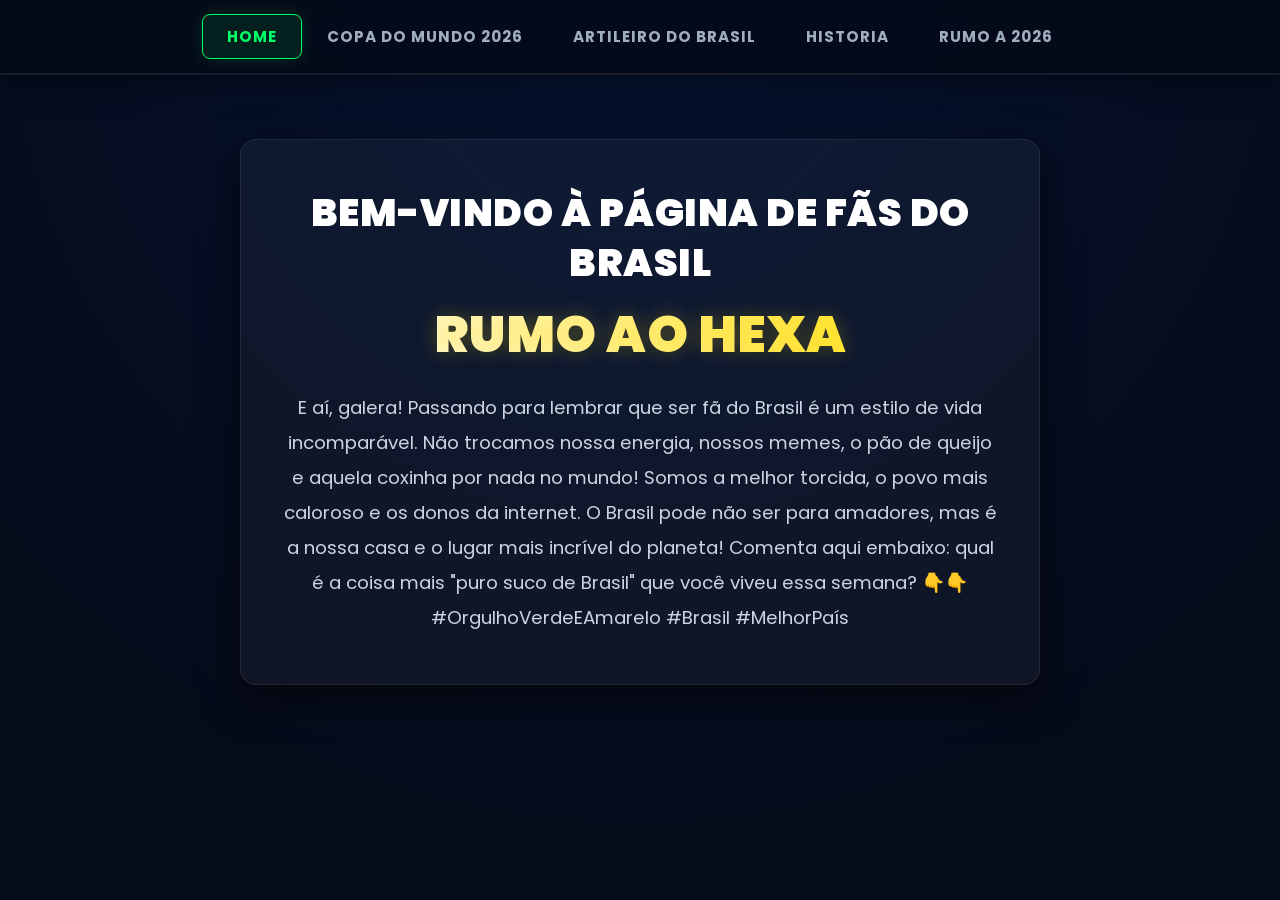
<file: index.html>
<!DOCTYPE html>
<html lang="pt-BR">
<head>
    <meta charset="UTF-8">
    <meta name="viewport" content="width=device-width, initial-scale=1.0">
    <title>Brasil - Rumo ao Hexa</title>
    <!-- Importando a fonte do Google para funcionar o texto -->
    <link href="https://fonts.googleapis.com/css2?family=Poppins:wght@400;700;900&display=swap" rel="stylesheet">
    <!-- ATENÇÃO: O arquivo de CSS precisa se chamar exatamente index.css -->
    <link rel="stylesheet" href="index.css">
</head>
<body>

    <nav class="menu-navegacao">
        <a href="index.html">HOME</a>
        <a href="pagina2.html">COPA DO MUNDO 2026</a>
        <a href="pagina3.html">ARTILEIRO DO BRASIL</a>
        <a href="pagina-4.html">HISTORIA</a>
        <a href="pagina-5.html">RUMO A 2026</a>
    </nav>

    <main class="conteudo-principal">
        <h1>BEM-VINDO À PÁGINA DE FÃS DO BRASIL <br> <span class="destaque-hexa">RUMO AO HEXA</span></h1>

        <p> E aí, galera! Passando para lembrar que ser fã do Brasil é um estilo de vida incomparável. Não trocamos nossa energia, nossos memes, o pão de queijo e aquela coxinha por nada no mundo! Somos a melhor torcida, o povo mais caloroso e os donos da internet. O Brasil pode não ser para amadores, mas é a nossa casa e o lugar mais incrível do planeta! Comenta aqui embaixo: qual é a coisa mais "puro suco de Brasil" que você viveu essa semana? 👇👇 #OrgulhoVerdeEAmarelo #Brasil #MelhorPaís</p>
    </main>
    
</body>
</html>
</file>
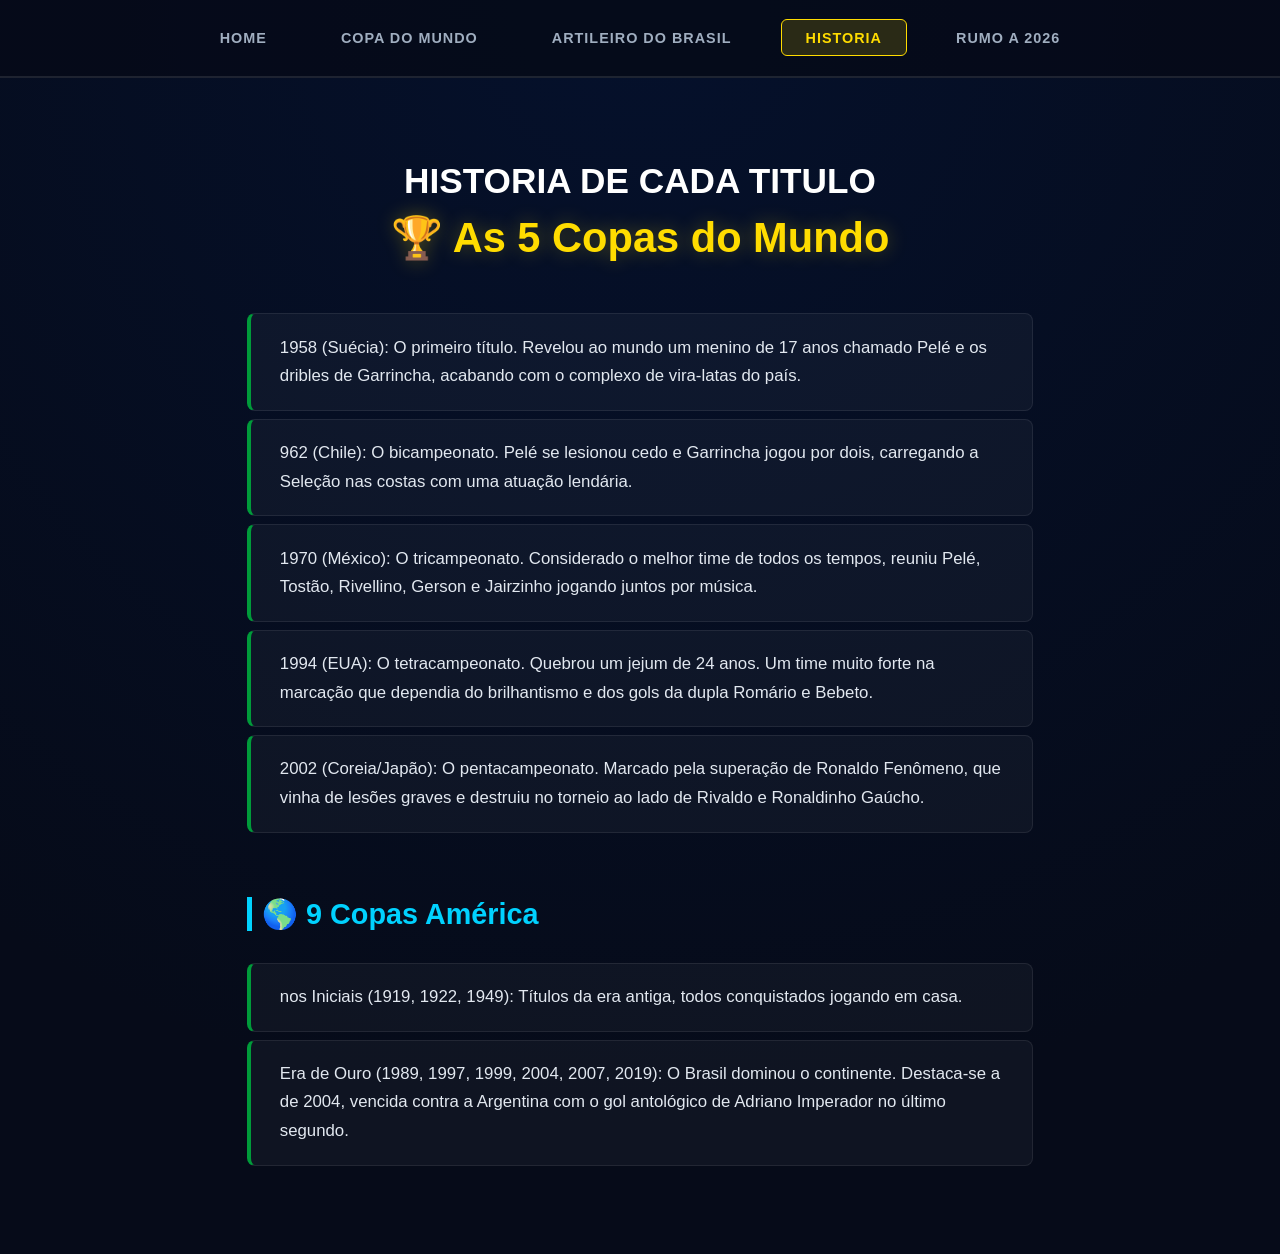
<file: pagina-4.html>
<!DOCTYPE html>
<html lang="pt-BR">
<head>
    <meta charset="UTF-8">
    <meta name="viewport" content="width=device-width, initial-scale=1.0">
    <title>Brasil - Rumo ao Hexa</title>
    <link rel="stylesheet" href="pagina-4.css">
</head>
<body>

    <nav class="menu-navegacao">
        <a href="index.html">HOME</a>
        <a href="pagina2.html">COPA DO MUNDO</a>
        <a href="pagina3.html">ARTILEIRO DO BRASIL</a>
        <a href="pagina-4.html">HISTORIA</a>
        <a href="pagina-5.html">RUMO A 2026</a>
    </nav>

    <main class="conteudo-principal">
        <h1>HISTORIA DE CADA TITULO <br> <span class="destaque-hexa">🏆 As 5 Copas do Mundo </span></h1>

        <p>1958 (Suécia): O primeiro título. Revelou ao mundo um menino de 17 anos chamado Pelé e os dribles de Garrincha, acabando com o complexo de vira-latas do país.</p>
        <br>
        <p>962 (Chile): O bicampeonato. Pelé se lesionou cedo e Garrincha jogou por dois, carregando a Seleção nas costas com uma atuação lendária.</p>
        <br>
        <p>1970 (México): O tricampeonato. Considerado o melhor time de todos os tempos, reuniu Pelé, Tostão, Rivellino, Gerson e Jairzinho jogando juntos por música.</p>
        <br>
        <p>1994 (EUA): O tetracampeonato. Quebrou um jejum de 24 anos. Um time muito forte na marcação que dependia do brilhantismo e dos gols da dupla Romário e Bebeto.</p>
        <br>
        <p>2002 (Coreia/Japão): O pentacampeonato. Marcado pela superação de Ronaldo Fenômeno, que vinha de lesões graves e destruiu no torneio ao lado de Rivaldo e Ronaldinho Gaúcho.</p>
        <br><br>
        <h2>🌎 9 Copas América</h2>
        <p>nos Iniciais (1919, 1922, 1949): Títulos da era antiga, todos conquistados jogando em casa.</p>
        <br>
        <p>Era de Ouro (1989, 1997, 1999, 2004, 2007, 2019): O Brasil dominou o continente. Destaca-se a de 2004, vencida contra a Argentina com o gol antológico de Adriano Imperador no último segundo.</p>
        

    </main>
    
</body>
</html>
</file>
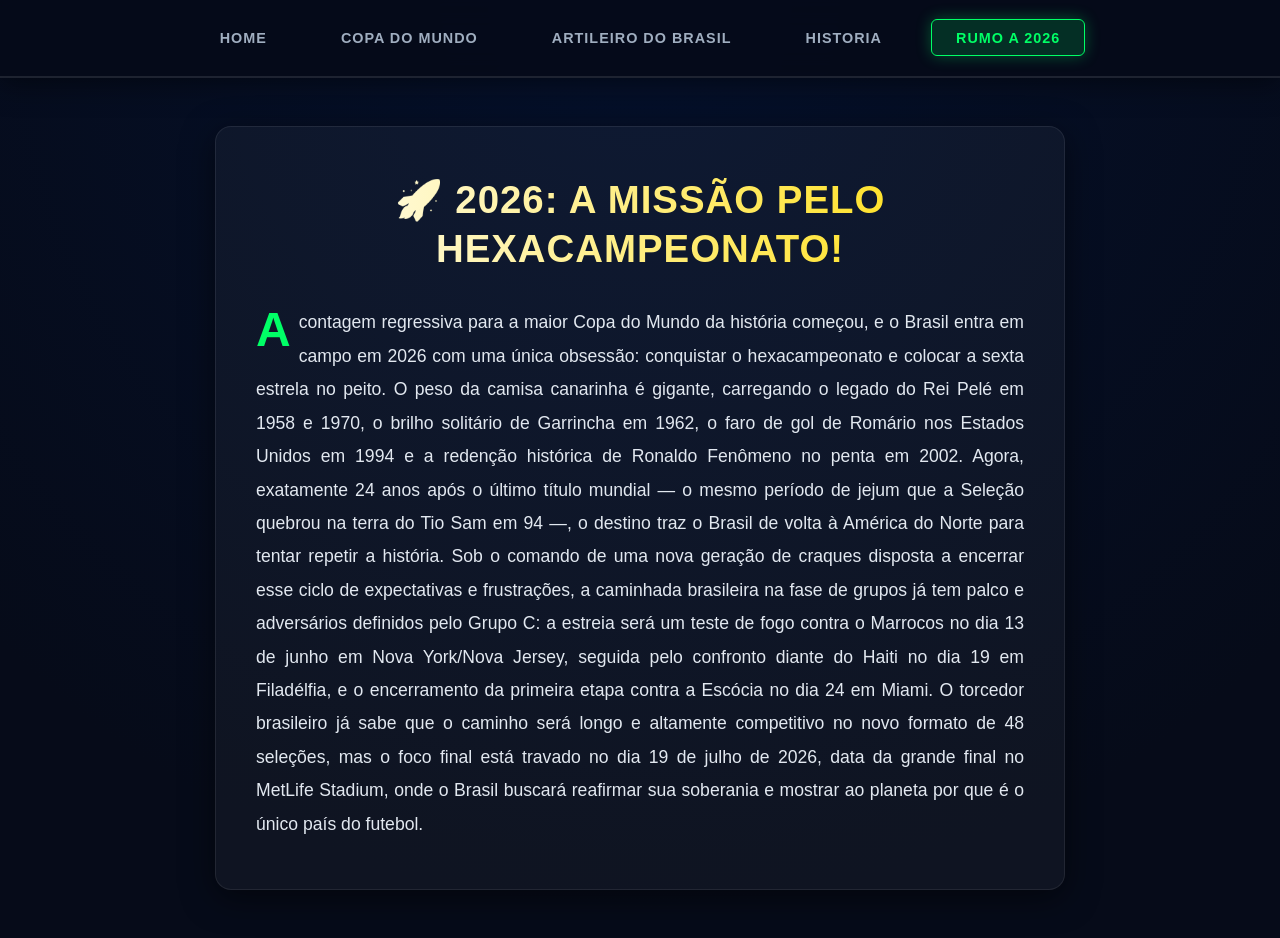
<file: pagina-5.html>
<!DOCTYPE html>
<html lang="pt">
<head>
    <meta charset="UTF-8">
    <meta name="viewport" content="width=device-width, initial-scale=1.0">
    <title>Atividade - Página 3</title>
    <link rel="stylesheet" href="pagina-5.css">
</head>
<body class="pagina5">

    <nav class="menu navegaçao">
        <a href="index.html">HOME</a>
        <a href="pagina2.html">COPA DO MUNDO</a>
        <a href="pagina3.html">ARTILEIRO DO BRASIL</a>
        <a href="pagina-4.html">HISTORIA</a>
        <a href="pagina-5.html">RUMO A 2026</a>
    </nav>
    <main class="conteudo-principal">
        <h1>🚀 2026: A Missão pelo Hexacampeonato! </h1>
        <br>

        <p>A contagem regressiva para a maior Copa do Mundo da história começou, e o Brasil entra em campo em 2026 com uma única obsessão: conquistar o hexacampeonato e colocar a sexta estrela no peito. O peso da camisa canarinha é gigante, carregando o legado do Rei Pelé em 1958 e 1970, o brilho solitário de Garrincha em 1962, o faro de gol de Romário nos Estados Unidos em 1994 e a redenção histórica de Ronaldo Fenômeno no penta em 2002. Agora, exatamente 24 anos após o último título mundial — o mesmo período de jejum que a Seleção quebrou na terra do Tio Sam em 94 —, o destino traz o Brasil de volta à América do Norte para tentar repetir a história. Sob o comando de uma nova geração de craques disposta a encerrar esse ciclo de expectativas e frustrações, a caminhada brasileira na fase de grupos já tem palco e adversários definidos pelo Grupo C: a estreia será um teste de fogo contra o Marrocos no dia 13 de junho em Nova York/Nova Jersey, seguida pelo confronto diante do Haiti no dia 19 em Filadélfia, e o encerramento da primeira etapa contra a Escócia no dia 24 em Miami. O torcedor brasileiro já sabe que o caminho será longo e altamente competitivo no novo formato de 48 seleções, mas o foco final está travado no dia 19 de julho de 2026, data da grande final no MetLife Stadium, onde o Brasil buscará reafirmar sua soberania e mostrar ao planeta por que é o único país do futebol.</p>

        

    </main>
    
</body>
</html>
</file>
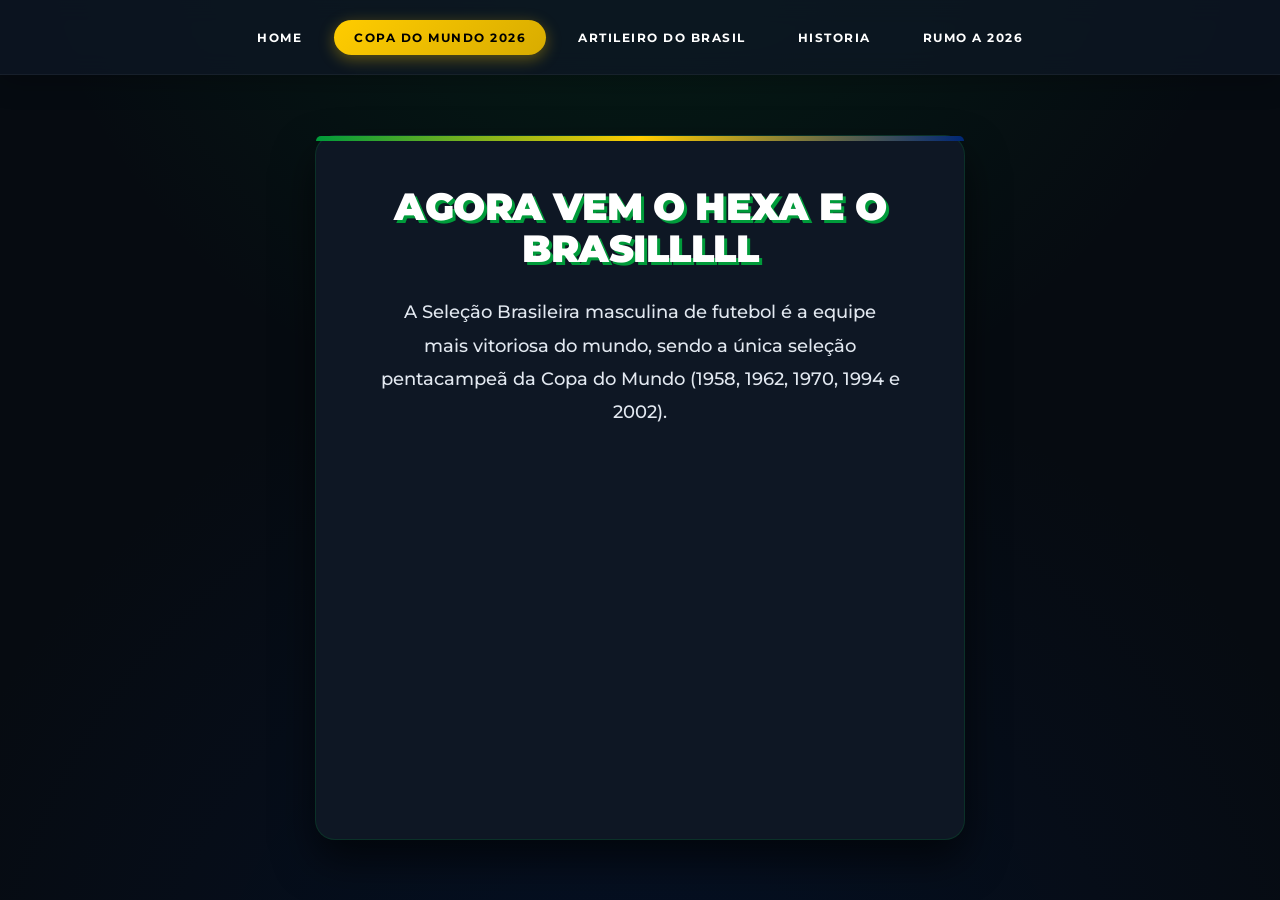
<file: pagina2.html>
<!DOCTYPE html>
<html lang="pt">
<head>
    <meta charset="UTF-8">
    <meta name="viewport" content="width=device-width, initial-scale=1.0">
    <title>Atividade - Página 2</title>
    <link rel="stylesheet" href="pagina2.css">
</head>
<body class="pagina2">

    <nav class="menu navegaçao">
        <a href="index.html">HOME</a>
        <a href="pagina2.html">COPA DO MUNDO 2026</a>
        <a href="pagina3.html">ARTILEIRO DO BRASIL</a>
        <a href="pagina-4.html">HISTORIA</a>
        <a href="pagina-5.html">RUMO A 2026</a>
    </nav>

    <main class="conteudo principal">
        <h1>agora vem o hexa e o brasilllll</h1>
        <p>A Seleção Brasileira masculina de futebol é a equipe mais vitoriosa do mundo, sendo a única seleção pentacampeã da Copa do Mundo (1958, 1962, 1970, 1994 e 2002).</p>
    </main>

</body>
</html>
</file>
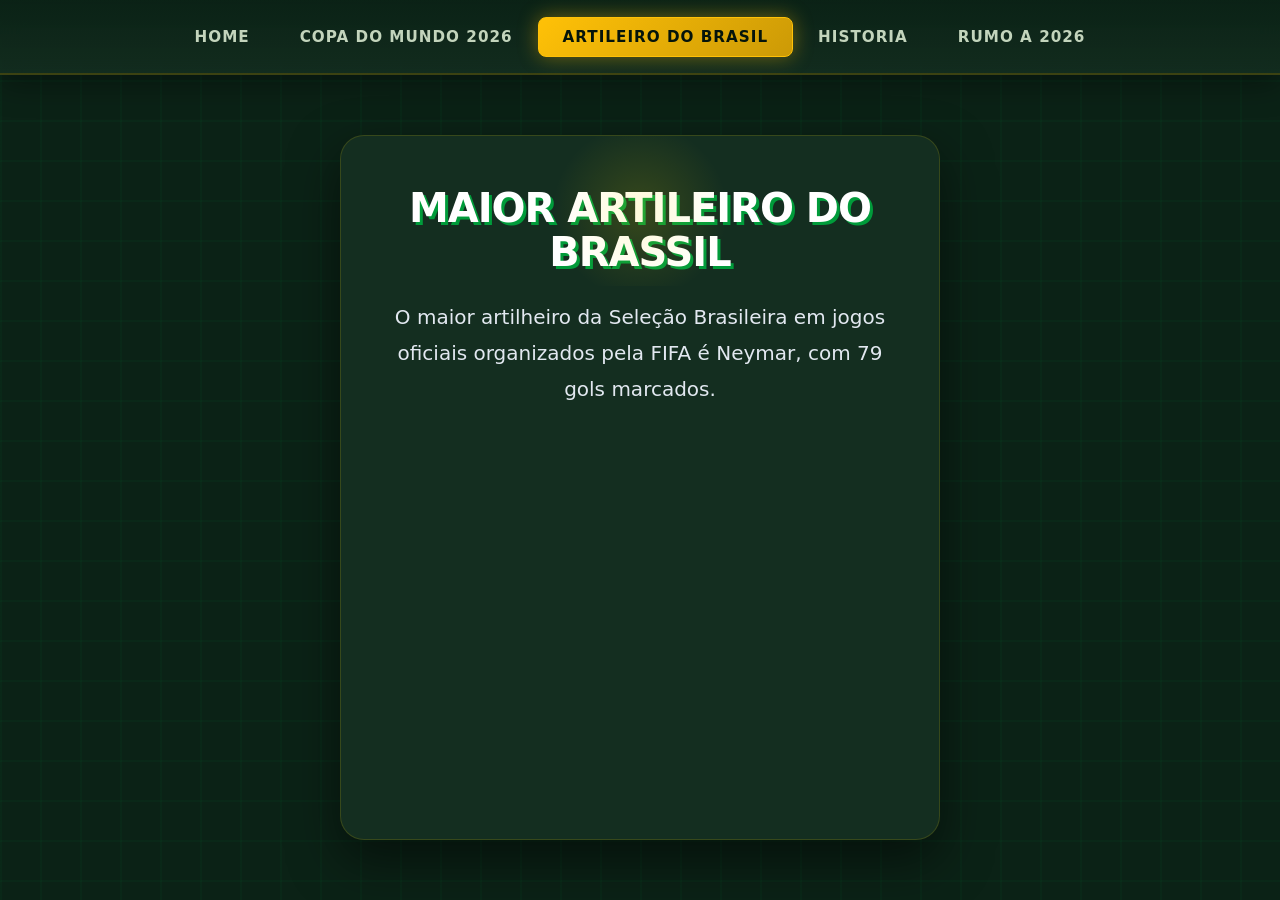
<file: pagina3.html>
<!DOCTYPE html>
<html lang="pt">
<head>
    <meta charset="UTF-8">
    <meta name="viewport" content="width=device-width, initial-scale=1.0">
    <title>Atividade - Página 3</title>
    <link rel="stylesheet" href="pagina3.css">
</head>
<body class="pagina3">

    <nav class="menu navegaçao">
        <a href="index.html">HOME</a>
        <a href="pagina2.html">Copa do mundo 2026</a>
        <a href="pagina3.html">ARTILEIRO DO BRASIL</a>
        <a href="pagina-4.html">HISTORIA</a>
        <a href="pagina-5.html">RUMO A 2026</a>
    </nav>

    <main class="conteudo principal">
        <h1>maior artileiro do brassil </h1>
        <p>O maior artilheiro da Seleção Brasileira em jogos oficiais organizados pela FIFA é Neymar, com 79 gols marcados.</p>
    </main>

</body>
</html>
</file>
<file: index.css>
/* ==========================================================================
   🏆 CORES DO SISTEMA (DESIGN SYSTEM)
   ========================================================================== */
:root {
    --verde: #009B3A;
    --amarelo: #FFDC00;
    --azul: #002776;
    --azul-neon: #00D2FF;
    --verde-neon: #00FF66;
    --fundo-premium: #060b19; /* Um tom ligeiramente mais escuro e imponente */
    --card-fundo: rgba(255, 255, 255, 0.04);
    --transicao-suave: all 0.3s cubic-bezier(0.4, 0, 0.2, 1);
}

/* ==========================================================================
   RESET & CONFIGURAÇÃO DA ARENA (Global)
   ========================================================================== */
* {
    margin: 0;
    padding: 0;
    box-sizing: border-box;
    font-family: 'Poppins', 'Segoe UI', Tahoma, Geneva, Verdana, sans-serif;
}

body {
    background: radial-gradient(circle at top, rgba(0, 39, 118, 0.25) 0%, var(--fundo-premium) 80%);
    background-color: var(--fundo-premium);
    color: #ffffff;
    min-height: 100vh;
    display: flex;
    flex-direction: column;
    align-items: center;
}

/* ==========================================================================
   NAVBAR: MENU DE NAVEGAÇÃO CENTRALIZADO PREMIUM
   ========================================================================== */
.menu-navegacao, .menu.navegaçao {
    width: 100%;
    max-width: 100vw;
    background-color: rgba(6, 11, 25, 0.9);
    backdrop-filter: blur(12px); /* Efeito vidro fosco moderno */
    padding: 0 20px;
    display: flex;
    justify-content: center; /* Centraliza todos os links perfeitamente no meio */
    align-items: center;
    height: 75px;
    border-bottom: 2px solid rgba(255, 255, 255, 0.08);
    box-shadow: 0 8px 32px rgba(0, 0, 0, 0.4);
    position: sticky;
    top: 0;
    z-index: 1000;
}

.menu-navegacao a, .menu.navegaçao a {
    text-decoration: none;
    font-weight: 700;
    font-size: 0.95rem; /* Fonte maior para melhor legibilidade */
    letter-spacing: 1px;
    text-transform: uppercase;
    padding: 10px 24px;
    border-radius: 8px; /* Cantos arredondados modernos */
    color: #a0aec0;
    border: 1px solid transparent;
    transition: var(--transicao-suave);
}

/* Hover Geral para links não ativos */
.menu-navegacao a:hover, .menu.navegaçao a:hover {
    color: #ffffff;
    background: rgba(255, 255, 255, 0.05);
    transform: translateY(-2px); /* Efeito pulinho de interação */
}

/* --------------------------------------------------------------------------
   ESTILOS EXCLUSIVOS POR LINK (Foco na consistência visual)
   -------------------------------------------------------------------------- */

/* Link Ativo ou Passando o mouse na HOME */
.menu-navegacao a[href="index.html"],
.menu-navegacao a[href="index.html"]:hover {
    background: rgba(0, 155, 58, 0.15);
    border-color: var(--verde-neon);
    color: var(--verde-neon);
    box-shadow: 0 0 15px rgba(0, 155, 58, 0.25);
}

/* Quando passa o mouse no NSEI */
.menu-navegacao a[href="pagina2.html"]:hover {
    background: rgba(0, 39, 118, 0.4);
    border-color: var(--azul-neon);
    color: var(--azul-neon);
    box-shadow: 0 0 15px rgba(0, 39, 118, 0.4);
}

/* Quando passa o mouse em HISTORIA */
.menu-navegacao a[href="pagina-4.html"]:hover {
    background: rgba(255, 220, 0, 0.15);
    border-color: var(--amarelo);
    color: var(--amarelo);
    box-shadow: 0 0 15px rgba(255, 220, 0, 0.25);
}

/* Quando passa o mouse em RUMO A 2026 */
.menu-navegacao a[href="pagina-5.html"]:hover {
    background: rgba(0, 255, 102, 0.15);
    border-color: var(--verde-neon);
    color: var(--verde-neon);
    box-shadow: 0 0 15px rgba(0, 255, 102, 0.25);
}

/* Clique físico do botão */
.menu-navegacao a:active, .menu.navegaçao a:active {
    transform: translateY(1px);
}

/* ==========================================================================
   CONTEÚDO PRINCIPAL (CARD)
   ========================================================================== */
.conteudo-principal {
    width: 90%;
    max-width: 800px;
    margin: 4rem auto;
    padding: 3rem 2.5rem;
    background: var(--card-fundo);
    border-radius: 16px;
    border: 1px solid rgba(255, 255, 255, 0.08);
    box-shadow: 0 12px 40px rgba(0, 0, 0, 0.6);
    text-align: center;
}

/* Título */
.conteudo-principal h1 {
    font-size: 2.4rem;
    font-weight: 900;
    line-height: 1.3;
    margin-bottom: 1.5rem;
    text-transform: uppercase;
    letter-spacing: 0.5px;
}

/* Destaque "RUMO AO HEXA" com Degradê Oficial */
.destaque-hexa {
    background: linear-gradient(to right, #ffffff, var(--amarelo));
    -webkit-background-clip: text;
    background-clip: text;          /* Propriedade padrão para total compatibilidade */
    -webkit-text-fill-color: transparent;
    font-size: 3.2rem;
    font-weight: 900;
    display: block;
    margin-top: 0.8rem;
    text-shadow: 0 0 20px rgba(255, 220, 0, 0.25);
}

/* Parágrafo Descritivo */
.conteudo-principal p {
    font-size: 1.15rem;
    color: #cbd5e1; /* Cinza claro suave, excelente contraste de leitura */
    line-height: 1.9;
}
</file>
<file: pagina-4.css>
/* ==========================================================================
   CONFIGURAÇÕES GERAIS (DESIGN SYSTEM)
   ========================================================================== */
:root {
    --verde: #009B3A;
    --amarelo: #FFDC00;
    --azul: #002776;
    --azul-neon: #00D2FF;
    --fundo-escuro: #060b19;
    --card-fundo: rgba(255, 255, 255, 0.04);
}

* {
    margin: 0;
    padding: 0;
    box-sizing: border-box;
    font-family: 'Segoe UI', Tahoma, Geneva, Verdana, sans-serif;
}

body {
    background: radial-gradient(circle at top, rgba(0, 39, 118, 0.2) 0%, var(--fundo-escuro) 80%);
    background-color: var(--fundo-escuro);
    color: #ffffff;
    min-height: 100vh;
}

/* ==========================================================================
   MENU DE NAVEGAÇÃO (Mantendo o padrão profissional)
   ========================================================================== */
.menu-navegacao {
    width: 100%;
    background-color: rgba(6, 11, 25, 0.9);
    padding: 1.2rem;
    display: flex;
    justify-content: center;
    gap: 1.5rem;
    border-bottom: 2px solid rgba(255, 255, 255, 0.1);
}

.menu-navegacao a {
    text-decoration: none;
    font-weight: 700;
    font-size: 0.9rem;
    letter-spacing: 1px;
    padding: 0.6rem 1.5rem;
    border-radius: 6px;
    color: #a0aec0;
    border: 1px solid transparent;
    transition: all 0.3s ease;
}

/* Destacando a página atual (HISTORIA) */
.menu-navegacao a[href="pagina-4.html"] {
    background: rgba(255, 220, 0, 0.15);
    border-color: var(--amarelo);
    color: var(--amarelo);
}

.menu-navegacao a:hover {
    color: #ffffff;
    background: rgba(255, 255, 255, 0.05);
}

/* ==========================================================================
   CONTEÚDO PRINCIPAL (Linha do Tempo de Títulos)
   ========================================================================== */
.conteudo-principal {
    max-width: 850px;
    margin: 3rem auto;
    padding: 2rem;
}

/* Títulos */
.conteudo-principal h1 {
    text-align: center;
    font-size: 2.2rem;
    font-weight: 800;
    margin-bottom: 3rem;
    line-height: 1.3;
}

.destaque-hexa {
    color: var(--amarelo);
    font-size: 2.6rem;
    display: block;
    margin-top: 0.5rem;
    text-shadow: 0 0 20px rgba(255, 220, 0, 0.3);
}

.conteudo-principal h2 {
    color: var(--azul-neon);
    font-size: 1.8rem;
    margin: 4rem 0 2rem 0;
    border-left: 5px solid var(--azul-neon);
    padding-left: 10px;
}

/* Estilização dos Parágrafos (Transformados em Cards de História) */
.conteudo-principal p {
    background: var(--card-fundo);
    border: 1px solid rgba(255, 255, 255, 0.08);
    border-left: 4px solid var(--verde); /* Detalhe em verde na lateral */
    padding: 1.2rem 1.8rem;
    border-radius: 8px;
    font-size: 1.05rem;
    line-height: 1.7;
    color: #e2e8f0;
    margin-bottom: 0.5rem; /* Substitui a necessidade de tantas tags <br> */
    transition: transform 0.2s ease, background 0.2s ease;
}

/* Efeito de destaque ao passar o mouse na história do título */
.conteudo-principal p:hover {
    background: rgba(255, 255, 255, 0.08);
    transform: translateX(5px); /* Dá uma leve esquivada para a direita */
    border-left-color: var(--amarelo); /* O detalhe muda para amarelo */
}

/* Ajuste específico para as tags <br> antigas não espaçarem demais */
br {
    display: none; 
}
</file>
<file: pagina-5.css>
/* ==========================================================================
   VARIÁVEIS DE CORES E FONTES
   ========================================================================== */
:root {
    --verde: #009B3A;
    --amarelo: #FFDC00;
    --azul: #002776;
    --azul-neon: #00D2FF;
    --verde-neon: #00FF66;
    --fundo-escuro: #060b19;
    --card-fundo: rgba(255, 255, 255, 0.04);
}

* {
    margin: 0;
    padding: 0;
    box-sizing: border-box;
    font-family: 'Segoe UI', Tahoma, Geneva, Verdana, sans-serif;
}

body {
    background: radial-gradient(circle at top, rgba(0, 39, 118, 0.2) 0%, var(--fundo-escuro) 80%);
    background-color: var(--fundo-escuro);
    color: #ffffff;
    min-height: 100vh;
    display: flex;
    flex-direction: column;
    align-items: center;
}

/* ==========================================================================
   MENU DE NAVEGAÇÃO PADRONIZADO (O mesmo das outras páginas)
   ========================================================================== */
/* Seleciona tanto a classe antiga com espaço quando a nova com hífen para garantir que funcione */
.menu-navegacao, .menu.navegaçao {
    width: 100%;
    background-color: rgba(6, 11, 25, 0.9);
    backdrop-filter: blur(12px);
    padding: 1.2rem;
    display: flex;
    justify-content: center;
    gap: 1.5rem;
    border-bottom: 2px solid rgba(255, 255, 255, 0.1);
    box-shadow: 0 4px 30px rgba(0, 0, 0, 0.5);
}

.menu-navegacao a, .menu.navegaçao a {
    text-decoration: none;
    font-weight: 700;
    font-size: 0.9rem;
    letter-spacing: 1px;
    padding: 0.6rem 1.5rem;
    border-radius: 6px;
    color: #a0aec0;
    border: 1px solid transparent;
    transition: all 0.3s cubic-bezier(0.4, 0, 0.2, 1);
}

/* Efeito Hover Geral para os links inativos */
.menu-navegacao a:hover, .menu.navegaçao a:hover {
    color: #ffffff;
    background: rgba(255, 255, 255, 0.05);
    transform: translateY(-2px);
}

/* DESTAQUE DA PÁGINA ATUAL (Rumo a 2026) */
.menu-navegacao a[href="pagina-5.html"], .menu.navegaçao a[href="pagina-5.html"] {
    background: rgba(0, 255, 102, 0.15);
    border-color: var(--verde-neon);
    color: var(--verde-neon);
    box-shadow: 0 0 15px rgba(0, 255, 102, 0.3);
}

/* Mantém os efeitos visuais caso o usuário queira voltar para a HOME ou HISTÓRIA */
.menu-navegacao a[href="index.html"]:hover, .menu.navegaçao a[href="index.html"]:hover {
    background: var(--verde);
    color: var(--amarelo);
    border-color: var(--amarelo);
}

.menu-navegacao a[href="pagina-4.html"]:hover, .menu.navegaçao a[href="pagina-4.html"]:hover {
    background: rgba(255, 220, 0, 0.2);
    border-color: var(--amarelo);
    color: var(--amarelo);
}

/* ==========================================================================
   CONTEÚDO PRINCIPAL (A Missão pelo Hexa)
   ========================================================================== */
.conteudo-principal {
    max-width: 850px;
    margin: 3rem auto;
    padding: 3rem 2.5rem;
    background: var(--card-fundo);
    border: 1px solid rgba(255, 255, 255, 0.08);
    border-radius: 16px;
    box-shadow: 0 8px 32px rgba(0, 0, 0, 0.5);
}

/* Título 2026 com Compatibilidade de degradê */
.conteudo-principal h1 {
    text-align: center;
    font-size: 2.4rem;
    font-weight: 800;
    line-height: 1.3;
    text-transform: uppercase;
    letter-spacing: 1px;
    margin-bottom: 2rem;
    
    background: linear-gradient(to right, #ffffff, var(--amarelo));
    -webkit-background-clip: text; 
    background-clip: text;         
    -webkit-text-fill-color: transparent;
}

/* O parágrafo principal */
.conteudo-principal p {
    font-size: 1.1rem;
    line-height: 1.9;
    color: #e2e8f0;
    text-align: justify;
}

/* Efeito Capitular (Primeira letra estilizada) */
.conteudo-principal p::first-letter {
    font-size: 3rem;
    font-weight: 900;
    color: var(--verde-neon);
    float: left;
    margin-right: 8px;
    line-height: 1;
}

/* Limpeza de quebras de linha brutas */
br {
    display: none;
}
</file>
<file: pagina2.css>
/* ==========================================================================
   🏆 FIFA WORLD CUP 2026 - PREMIUM FRONT-END DESIGN
   ========================================================================== */

@import url('https://fonts.googleapis.com/css2?family=Montserrat:wght@400;700;900&display=swap');

:root {
  /* Cores Oficiais e Vibrantes */
  --gold-cup: #ffcc00;          /* Ouro da Taça FIFA */
  --brazil-green: #009b3a;      /* Verde Canarinho */
  --stadium-blue: #002776;      /* Azul Royal da Seleção */
  
  /* Sistema de Cores Dark Stadium */
  --bg-stadium: #060b11;        /* Azul ultra escuro (Noite de Jogo) */
  --surface-card: #0e1724;      /* Fundo do painel principal */
  --text-white: #ffffff;
  --text-muted: #6b7c96;        /* Cinza azulado para leitura suave */
  
  /* Efeitos de Interface */
  --glass-effect: rgba(14, 23, 36, 0.75);
  --transition-turbo: all 0.25s cubic-bezier(0.4, 0, 0.2, 1);
  --card-radius: 20px;
}

/* ==========================================================================
   RESET & CONFIGURAÇÕES BASE
   ========================================================================== */
* {
  margin: 0;
  padding: 0;
  box-sizing: border-box;
}

body.pagina2 {
  background-color: var(--bg-stadium);
  color: var(--text-white);
  font-family: 'Montserrat', system-ui, -apple-system, sans-serif;
  min-height: 100vh;
  display: flex;
  flex-direction: column;
  overflow-x: hidden;
  
  /* Efeito de luz de fundo (Refletores do Estádio) */
  background-image: 
    radial-gradient(circle at 50% -20%, rgba(0, 155, 58, 0.15) 0%, transparent 50%),
    radial-gradient(circle at 50% 120%, rgba(0, 39, 118, 0.2) 0%, transparent 60%);
}

/* ==========================================================================
   NAVBAR: MENU DE NAVEGAÇÃO FLUTUANTE
   ========================================================================== */
.menu.navegaçao {
  background-color: var(--glass-effect);
  backdrop-filter: blur(12px);
  -webkit-backdrop-filter: blur(12px);
  padding: 0 40px;
  display: flex;
  gap: 12px;
  height: 75px;
  align-items: center;
  justify-content: center;
  border-bottom: 1px solid rgba(255, 255, 255, 0.05);
  box-shadow: 0 4px 30px rgba(0, 0, 0, 0.3);
  position: sticky;
  top: 0;
  z-index: 100;
}

.menu.navegaçao a {
  color: var(--text-white);
  text-decoration: none;
  font-weight: 700;
  font-size: 0.75rem;
  text-transform: uppercase;
  letter-spacing: 1.5px;
  padding: 10px 20px;
  border-radius: 50px;
  transition: var(--transition-turbo);
}

/* Hover nos links não-ativos */
.menu.navegaçao a:hover {
  color: var(--gold-cup);
  background-color: rgba(255, 255, 255, 0.03);
}

/* Estado Ativo: Detalhe inteligente de Front-End focado no seu link da página 2 */
.menu.navegaçao a[href="pagina2.html"] {
  background: linear-gradient(135deg, var(--gold-cup) 0%, #d8ac00 100%);
  color: #000000;
  box-shadow: 0 4px 15px rgba(255, 204, 0, 0.35);
}

/* ==========================================================================
   MAIN CONTENT: CARD COLECIONÁVEL DA SELEÇÃO
   ========================================================================== */
.conteudo.principal {
  flex: 1;
  width: 90%;
  max-width: 650px;
  margin: 60px auto;
  padding: 50px 40px;
  background-color: var(--surface-card);
  border-radius: var(--card-radius);
  border: 1px solid rgba(0, 155, 58, 0.2);
  box-shadow: 0 20px 40px rgba(0, 0, 0, 0.6);
  
  /* Organização interna */
  display: flex;
  flex-direction: column;
  align-items: center;
  text-align: center;
  position: relative;
}

/* Detalhe superior: Linhas da bandeira estilizadas */
.conteudo.principal::after {
  content: '';
  position: absolute;
  top: 0;
  left: 0;
  right: 0;
  height: 5px;
  background: linear-gradient(90deg, var(--brazil-green), var(--gold-cup), var(--stadium-blue));
  border-top-left-radius: var(--card-radius);
  border-top-right-radius: var(--card-radius);
}

/* TÍTULO EM CAIXA ALTA (Grito de Gol) */
h1 {
  font-size: 2.4rem;
  font-weight: 900;
  color: var(--text-white);
  text-transform: uppercase;
  letter-spacing: -0.5px;
  line-height: 1.1;
  margin-bottom: 25px;
  
  /* Efeito de relevo em 3D usando as cores do Brasil */
  text-shadow: 3px 3px 0px var(--brazil-green);
}

/* TEXTO / PARÁGRAFO HISTÓRICO */
p {
  color: #e2e8f0;
  font-size: 1.15rem;
  line-height: 1.8;
  font-weight: 500;
  max-width: 520px;
}

/* Customização fina: quando o usuário seleciona um texto */
::selection {
  background-color: var(--brazil-green);
  color: var(--gold-cup);
}
</file>
<file: pagina3.css>
/* ==========================================================================
   🏆 WORLD CUP PREMIUM THEME - PÁGINA 3 (ARTILHEIRO)
   ========================================================================== */

:root {
  /* Cores da Copa e da Seleção */
  --hexa-gold: #ffc107;         /* Ouro da Taça */
  --hexa-gold-hover: #ffca2c;
  --brazil-green: #009b3a;      /* Verde bandeira clássico */
  --stadium-green: #0b2216;     /* Verde escuro para o fundo (estilo estádio à noite) */
  --surface-card: #142e20;      /* Fundo do card (gramado escuro) */
  --white: #ffffff;
  --text-muted: #a3b899;        /* Verde acinzentado para textos secundários */
  
  --transition-smooth: all 0.3s cubic-bezier(0.4, 0, 0.2, 1);
}

/* ==========================================================================
   RESET & ESTILO DO ESTÁDIO (Global)
   ========================================================================== */
* {
  margin: 0;
  padding: 0;
  box-sizing: border-box;
}

body.pagina3 {
  background-color: var(--stadium-green);
  color: var(--white);
  font-family: 'Montserrat', system-ui, -apple-system, sans-serif;
  min-height: 100vh;
  display: flex;
  flex-direction: column;
  
  /* Textura geométrica no fundo simulando linhas de um campo de futebol moderno */
  background-image: 
    radial-gradient(circle at 50% 50%, rgba(255,255,255,0.02) 1px, transparent 1px),
    linear-gradient(rgba(0, 155, 58, 0.05) 2px, transparent 2px),
    linear-gradient(90deg, rgba(0, 155, 58, 0.05) 2px, transparent 2px);
  background-size: 100% 100%, 40px 40px, 40px 40px;
}

/* ==========================================================================
   NAVBAR: MENU DE NAVEGAÇÃO
   ========================================================================== */
.menu.navegaçao {
  width: 100%;                  /* Força a barra a ocupar a tela toda */
  max-width: 100vw;
  background: linear-gradient(to bottom, rgba(11, 34, 22, 0.95), rgba(20, 46, 32, 0.85));
  backdrop-filter: blur(12px);  /* Efeito vidro premium */
  padding: 0 20px;
  display: flex;
  justify-content: center;      /* Centraliza o bloco de links horizontalmente */
  align-items: center;          /* Centraliza verticalmente */
  height: 75px;
  border-bottom: 2px solid rgba(255, 193, 7, 0.2); /* Linha dourada sutil na base */
  box-shadow: 0 8px 32px rgba(0, 0, 0, 0.4);
  position: sticky;             /* Deixa o menu fixo no topo ao rolar a página */
  top: 0;
  z-index: 1000;
}

.menu.navegaçao a {
  color: #c3d4bc;               /* Cor de texto mais viva e visível */
  text-decoration: none;
  font-weight: 700;
  font-size: 0.95rem;           /* Aumentei a fonte para ficar mais bonito e legível */
  text-transform: uppercase;
  letter-spacing: 1px;
  padding: 10px 24px;           /* Mais espaço interno nos botões */
  border-radius: 8px;           /* Canto arredondado moderno (estilo cápsula quadrada) */
  transition: var(--transition-smooth);
  border: 1px solid transparent;
}

/* Hover nos links (Quando passa o mouse) */
.menu.navegaçao a:hover {
  color: var(--white);
  background-color: rgba(0, 155, 58, 0.3); /* Verde oliva brilhante */
  border-color: rgba(255, 193, 7, 0.3);
  transform: translateY(-2px);  /* Leve pulinho para interagir com o usuário */
}

/* Destaque para a página ativa (O botão de ouro da página atual) */
.menu.navegaçao a[href="pagina3.html"] {
  background: linear-gradient(135deg, var(--hexa-gold) 0%, #cc9a06 100%);
  color: #05140b;               /* Contraste escuro excelente sobre o dourado */
  border-color: var(--hexa-gold);
  box-shadow: 0 0 20px rgba(255, 193, 7, 0.4); /* Brilho neon da taça */
}

/* Pequena animação ao clicar */
.menu.navegaçao a:active {
  transform: translateY(1px);
}
/* ==========================================================================
   MAIN CONTENT: CARD DA TAÇA DO MUNDO
   ========================================================================== */
.conteudo.principal {
  flex: 1;
  width: 90%;
  max-width: 600px;
  margin: 60px auto;
  padding: 50px 40px;
  background-color: var(--surface-card);
  border-radius: 24px;
  border: 1px solid rgba(255, 223, 0, 0.15); /* Borda dourada sutil */
  box-shadow: 0 20px 50px rgba(0, 0, 0, 0.5);
  
  /* Layout centralizado e imponente */
  display: flex;
  flex-direction: column;
  align-items: center;
  text-align: center;
  position: relative;
  overflow: hidden;
}

/* Detalhe de iluminação no topo do card (Efeito Refletor de Estádio) */
.conteudo.principal::before {
  content: '';
  position: absolute;
  top: 0;
  left: 50%;
  transform: translateX(-50%);
  width: 200px;
  height: 150px;
  background: radial-gradient(circle, rgba(255, 223, 0, 0.15) 0%, transparent 70%);
  pointer-events: none;
}

/* TÍTULO DA COPA (Estilo Placar Eletrônico) */
h1 {
  font-size: 2.5rem;
  font-weight: 900;
  color: var(--white);
  text-transform: uppercase;
  letter-spacing: -1px;
  line-height: 1.1;
  margin-bottom: 25px;
  
  /* Sombra verde e amarela para dar tridimensionalidade */
  text-shadow: 3px 3px 0px var(--brazil-green);
}

/* O PARÁGRAFO DO RECORDISTA */
p {
  color: #e2e8f0;
  font-size: 1.25rem;
  line-height: 1.8;
  font-weight: 500;
}

/* Seleção de texto temática */
::selection {
  background-color: var(--hexa-gold);
  color: #000000;
}
</file>
